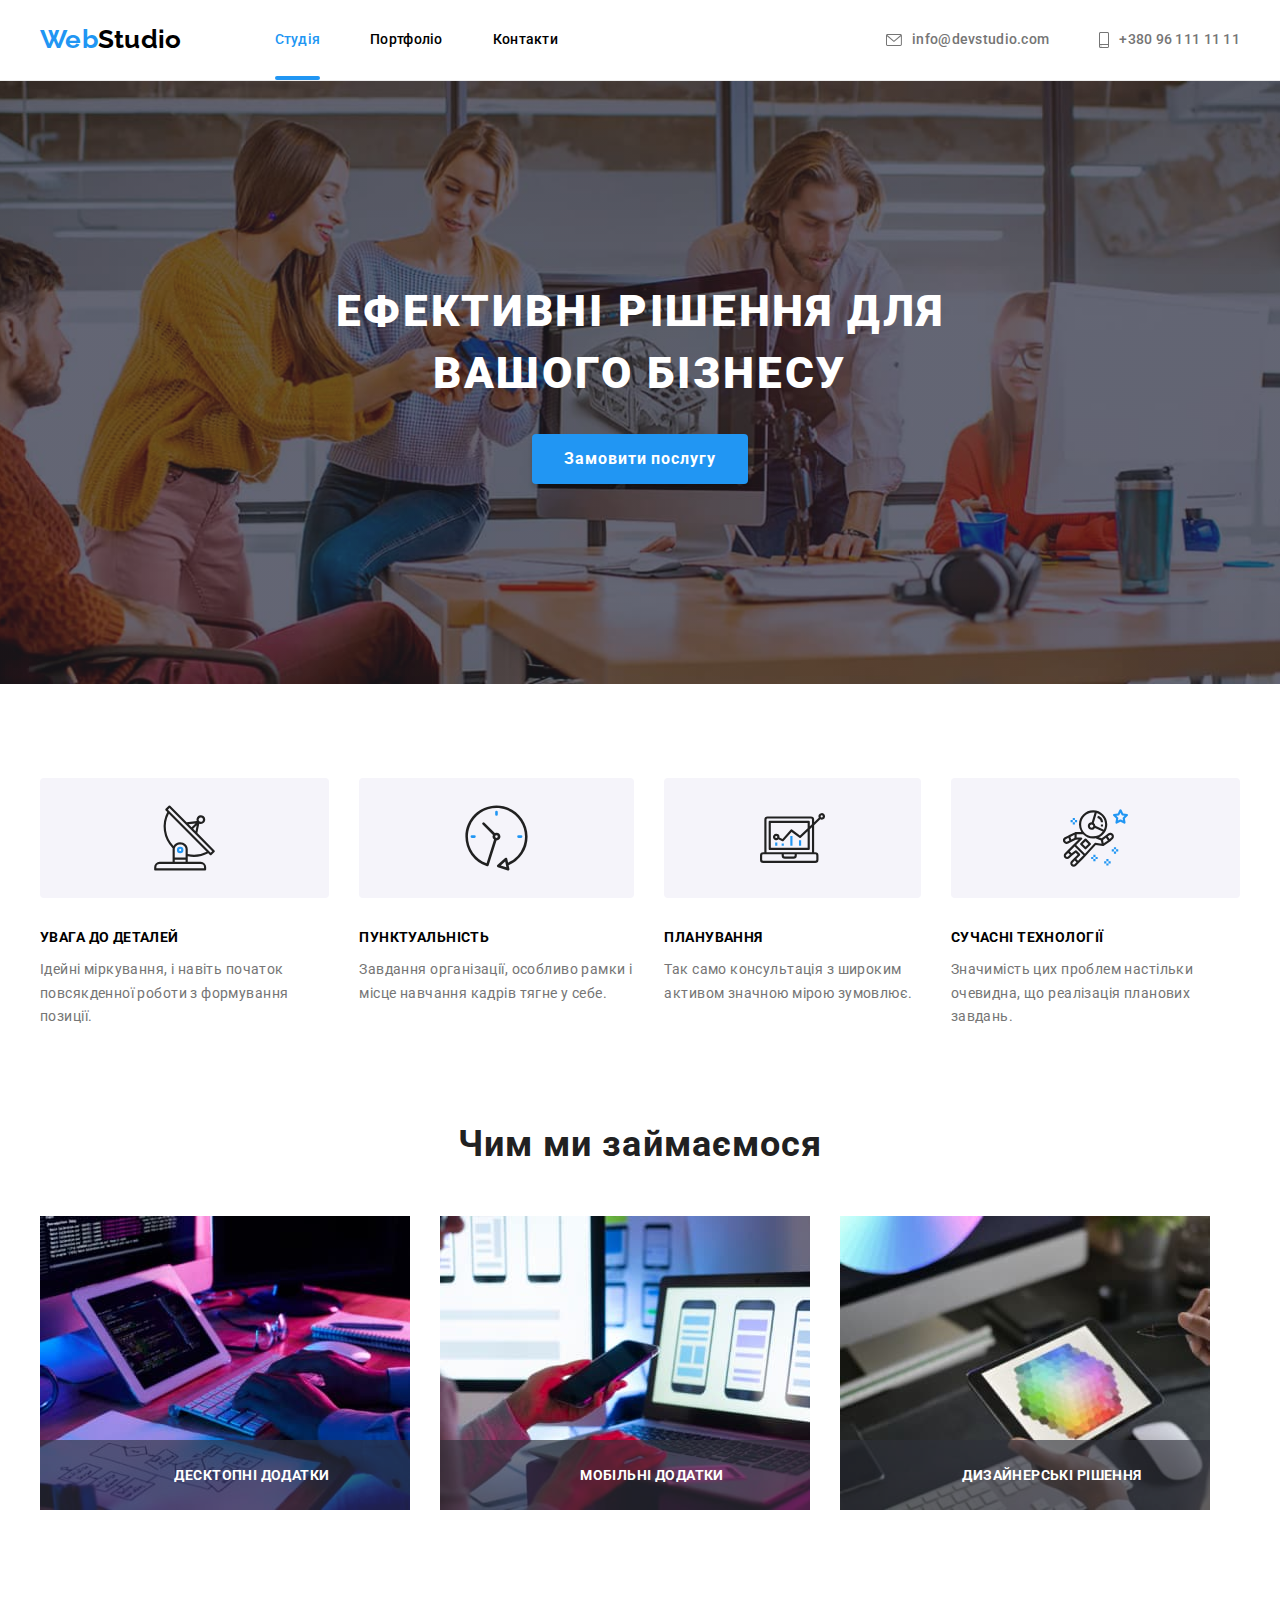
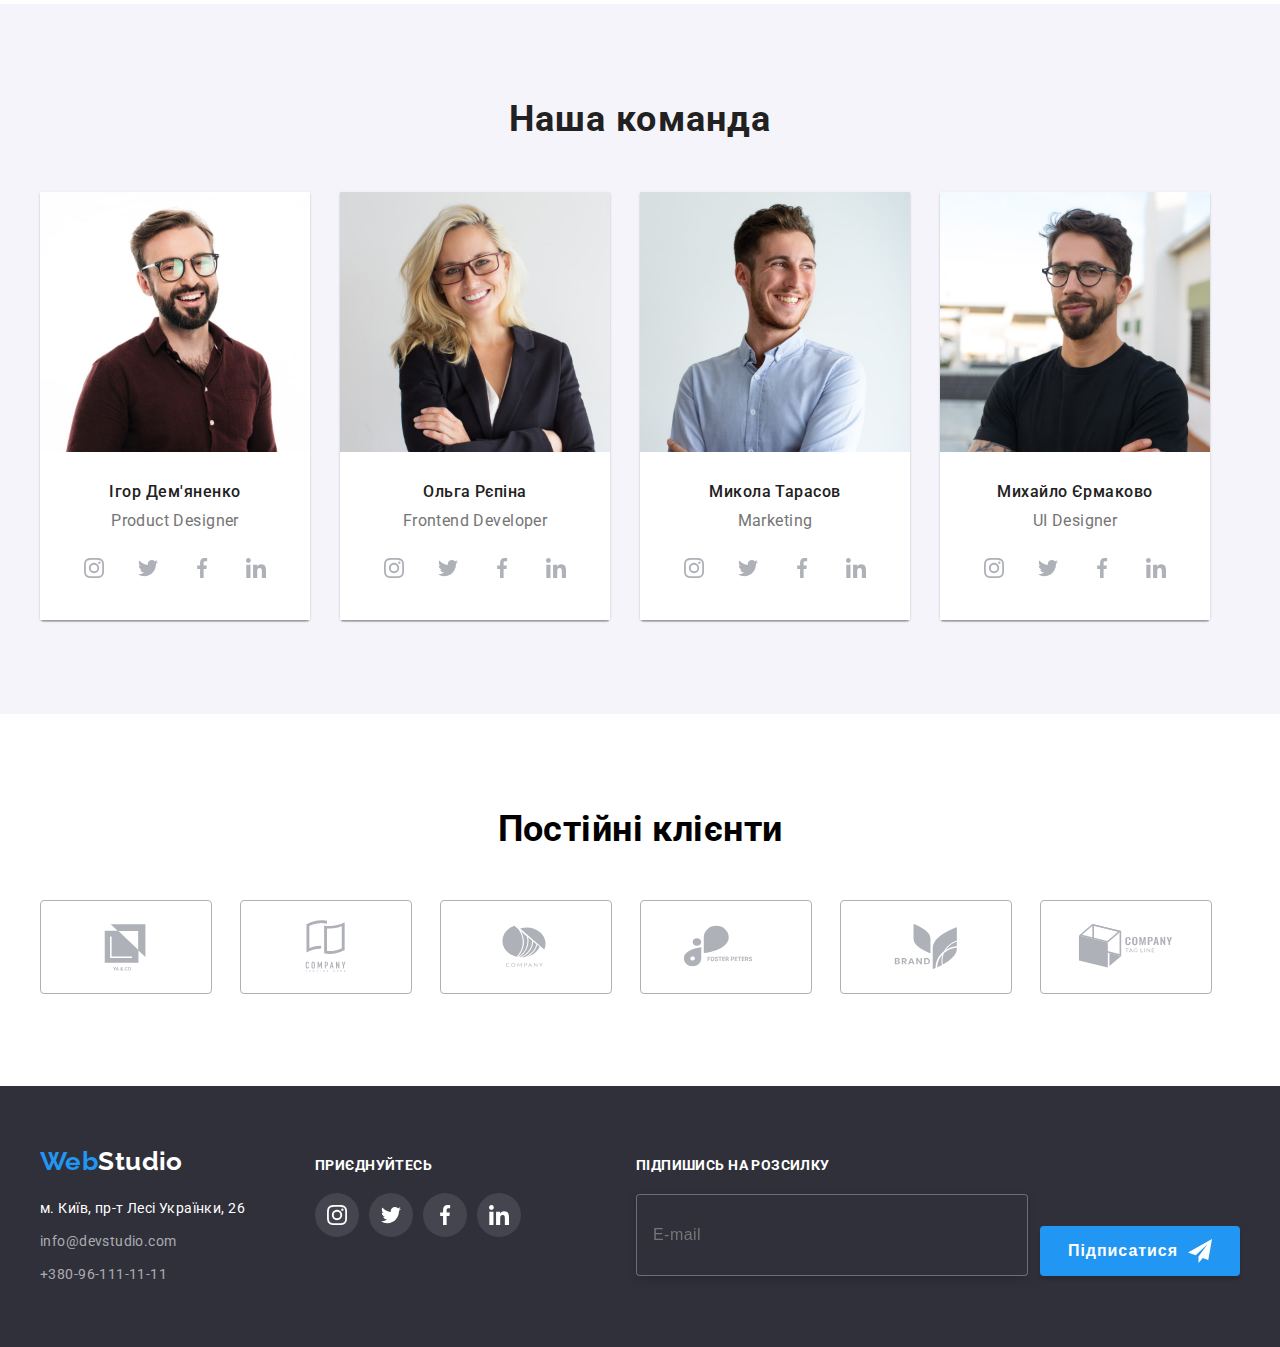
<file: index.html>
<!DOCTYPE html>
<html lang="uk">
  <head>
    <meta charset="UTF-8" />
    <meta http-equiv="X-UA-Compatible" content="IE=edge" />
    <meta name="viewport" content="width=device-width, initial-scale=1.0" />
    <title>Студія</title>
    <link
      rel="stylesheet"
      href="https://cdnjs.cloudflare.com/ajax/libs/modern-normalize/1.1.0/modern-normalize.min.css"
      integrity="sha512-wpPYUAdjBVSE4KJnH1VR1HeZfpl1ub8YT/NKx4PuQ5NmX2tKuGu6U/JRp5y+Y8XG2tV+wKQpNHVUX03MfMFn9Q=="
      crossorigin="anonymous"
      referrerpolicy="no-referrer"
    />
    <link
      href="https://fonts.googleapis.com/css2?family=Raleway:wght@700&family=Roboto:wght@400;500;700;900&display=swap"
      rel="stylesheet"
    />
    <link rel="stylesheet" href="css/styles.css" />
  </head>

  <body class="body">
    <header class="header">
      <!--Верхня лінія-->
      <div class="container">
        <nav>
          <a class="header-company-name-link" href="index.html" target="_self">
            <span class="company-name-blue company-name">Web</span
            ><span class="company-name">Studio</span>
          </a>
          <ul class="nav-links">
            <li>
              <a
                class="black-links link current-page-link"
                href="index.html"
                target="_self"
                >Студія</a
              >
            </li>
            <li>
              <a class="black-links link" href="portfolio.html" target="_self"
                >Портфоліо</a
              >
            </li>
            <li>
              <a class="black-links link" href="#" target="_self">Контакти</a>
            </li>
          </ul>
        </nav>
        <ul class="tel-email">
          <li>
            <a class="gray-links link email" href="mailto:info@devstudio.com">
              <svg class="icon-envelope">
                <use
                  href="./images/symbol-defs.svg#.iconenvelope"
                  width="16px"
                  height="12px"
                ></use>
              </svg>
              info@devstudio.com</a
            >
          </li>
          <li>
            <a class="gray-links link" href="tel:+380961111111">
              <svg class="icon-smartphone">
                <use
                  href="./images/symbol-defs.svg#.iconsmartphone"
                  width="10px"
                  height="16px"
                ></use>
              </svg>
              +380 96 111 11 11</a
            >
          </li>
        </ul>
      </div>
    </header>
    <main>
      <!--Шапка-->
      <section class="hero">
        <div class="container">
          <h1 class="main-title">Ефективні рішення для вашого бізнесу</h1>
          <button data-modal-open type="button" class="button-studio">
            Замовити послугу
          </button>
        </div>
      </section>
      <!--Наші особливості-->
      <section class="section advantages-section">
        <div class="container">
          <h2 class="to-hide">залишити пустим?</h2>
          <ul class="advantages-list">
            <li>
              <div class="icons-advantages-block">
                <svg class="icons-advantages_1">
                  <use href="./images/symbol-defs.svg#.iconantenna"></use>
                </svg>
              </div>
              <h3 class="advantages-main">УВАГА ДО ДЕТАЛЕЙ</h3>
              <p class="advantages-description">
                Ідейні міркування, і навіть початок повсякденної роботи з
                формування позиції.
              </p>
            </li>
            <li>
              <div class="icons-advantages-block">
                <svg class="icons-advantages_2">
                  <use href="./images/symbol-defs.svg#.iconclock"></use>
                </svg>
              </div>
              <h3 class="advantages-main">ПУНКТУАЛЬНІСТЬ</h3>
              <p class="advantages-description">
                Завдання організації, особливо рамки і місце навчання кадрів
                тягне у себе.
              </p>
            </li>
            <li>
              <div class="icons-advantages-block">
                <svg class="icons-advantages_3">
                  <use href="./images/symbol-defs.svg#.icondiagram"></use>
                </svg>
              </div>
              <h3 class="advantages-main">ПЛАНУВАННЯ</h3>
              <p class="advantages-description">
                Так само консультація з широким активом значною мірою зумовлює.
              </p>
            </li>
            <li>
              <div class="icons-advantages-block">
                <svg class="icons-advantages_4">
                  <use href="./images/symbol-defs.svg#.iconastronaut"></use>
                </svg>
              </div>
              <h3 class="advantages-main">СУЧАСНІ ТЕХНОЛОГІЇ</h3>
              <p class="advantages-description">
                Значимість цих проблем настільки очевидна, що реалізація
                планових завдань.
              </p>
            </li>
          </ul>
        </div>
      </section>
      <!--Чим ми займаємось-->
      <section class="section section-work">
        <div class="container">
          <h2 class="section-work-title">Чим ми займаємося</h2>
          <ul class="work-list">
            <li class="work-list-thumb">
              <img
                src="./images/computer_1p.jpg"
                alt="work with computer"
                width="370"
                height="294"
              />
              <div class="section-work-name">ДЕСКТОПНІ ДОДАТКИ</div>
            </li>
            <li class="work-list-thumb">
              <img
                src="./images/telephon_1p.jpg"
                alt="work with mobile phone"
                width="370"
                height="294"
              />
              <div class="section-work-name">МОБІЛЬНІ ДОДАТКИ</div>
            </li>
            <li class="work-list-thumb">
              <img
                src="./images/desktop_1p.jpg"
                alt="work with desktop"
                width="370"
                height="294"
              />
              <div class="section-work-name">ДИЗАЙНЕРСЬКІ РІШЕННЯ</div>
            </li>
          </ul>
        </div>
      </section>

      <!--Наша команда-->

      <section class="section saction-team">
        <div class="container">
          <h2 class="section-work-title">Наша команда</h2>
          <ul class="team-list">
            <li class="card">
              <img
                src="./images/member1_1p.jpg"
                alt="photo of team member"
                width="270"
                height="260"
              />
              <div class="team-list-description">
                <h3 class="team-member-name">Ігор Дем'яненко</h3>
                <p class="team-member-position">Product Designer</p>
                <ul class="social-links-list">
                  <li>
                    <a class="social-link" href="#">
                      <svg class="social-link-icon">
                        <use
                          href="./images/symbol-defs.svg#.iconinstagram"
                        ></use>
                      </svg>
                    </a>
                  </li>
                  <li>
                    <a class="social-link" href="#">
                      <svg class="social-link-icon">
                        <use href="./images/symbol-defs.svg#.icontwitter"></use>
                      </svg>
                    </a>
                  </li>
                  <li>
                    <a class="social-link" href="#">
                      <svg class="social-link-icon">
                        <use
                          href="./images/symbol-defs.svg#.iconfacebook"
                        ></use>
                      </svg>
                    </a>
                  </li>
                  <li>
                    <a class="social-link" href="#">
                      <svg class="social-link-icon">
                        <use
                          href="./images/symbol-defs.svg#.iconlinkedin"
                        ></use>
                      </svg>
                    </a>
                  </li>
                </ul>
              </div>
            </li>
            <li class="card">
              <img
                src="./images/member2_1p.jpg"
                alt="photo of team member"
                width="270"
                height="260"
              />
              <div class="team-list-description">
                <h3 class="team-member-name">Ольга Рєпіна</h3>
                <p class="team-member-position">Frontend Developer</p>
                <ul class="social-links-list">
                  <li>
                    <a class="social-link" href="#">
                      <svg class="social-link-icon">
                        <use
                          href="./images/symbol-defs.svg#.iconinstagram"
                        ></use>
                      </svg>
                    </a>
                  </li>
                  <li>
                    <a class="social-link" href="#">
                      <svg class="social-link-icon">
                        <use href="./images/symbol-defs.svg#.icontwitter"></use>
                      </svg>
                    </a>
                  </li>
                  <li>
                    <a class="social-link" href="#">
                      <svg class="social-link-icon">
                        <use
                          href="./images/symbol-defs.svg#.iconfacebook"
                        ></use>
                      </svg>
                    </a>
                  </li>
                  <li>
                    <a class="social-link" href="#">
                      <svg class="social-link-icon">
                        <use
                          href="./images/symbol-defs.svg#.iconlinkedin"
                        ></use>
                      </svg>
                    </a>
                  </li>
                </ul>
              </div>
            </li>
            <li class="card">
              <img
                src="./images/member3_1p.jpg"
                alt="photo of team member"
                width="270"
                height="260"
              />
              <div class="team-list-description">
                <h3 class="team-member-name">Микола Тарасов</h3>
                <p class="team-member-position">Marketing</p>
                <ul class="social-links-list">
                  <li>
                    <a class="social-link" href="#">
                      <svg class="social-link-icon">
                        <use
                          href="./images/symbol-defs.svg#.iconinstagram"
                        ></use>
                      </svg>
                    </a>
                  </li>
                  <li>
                    <a class="social-link" href="#">
                      <svg class="social-link-icon">
                        <use href="./images/symbol-defs.svg#.icontwitter"></use>
                      </svg>
                    </a>
                  </li>
                  <li>
                    <a class="social-link" href="#">
                      <svg class="social-link-icon">
                        <use
                          href="./images/symbol-defs.svg#.iconfacebook"
                        ></use>
                      </svg>
                    </a>
                  </li>
                  <li>
                    <a class="social-link" href="#">
                      <svg class="social-link-icon">
                        <use
                          href="./images/symbol-defs.svg#.iconlinkedin"
                        ></use>
                      </svg>
                    </a>
                  </li>
                </ul>
              </div>
            </li>
            <li class="card">
              <img
                src="./images/member4_1p.jpg"
                alt="photo of team member"
                width="270"
                height="260"
              />
              <div class="team-list-description">
                <h3 class="team-member-name">Михайло Єрмаково</h3>
                <p class="team-member-position">UI Designer</p>
                <ul class="social-links-list">
                  <li>
                    <a class="social-link" href="#">
                      <svg class="social-link-icon">
                        <use
                          href="./images/symbol-defs.svg#.iconinstagram"
                        ></use>
                      </svg>
                    </a>
                  </li>
                  <li>
                    <a class="social-link" href="#">
                      <svg class="social-link-icon">
                        <use href="./images/symbol-defs.svg#.icontwitter"></use>
                      </svg>
                    </a>
                  </li>
                  <li>
                    <a class="social-link" href="#">
                      <svg class="social-link-icon">
                        <use
                          href="./images/symbol-defs.svg#.iconfacebook"
                        ></use>
                      </svg>
                    </a>
                  </li>
                  <li>
                    <a class="social-link" href="#">
                      <svg class="social-link-icon">
                        <use
                          href="./images/symbol-defs.svg#.iconlinkedin"
                        ></use>
                      </svg>
                    </a>
                  </li>
                </ul>
              </div>
            </li>
          </ul>
        </div>
      </section>

      <!--Постійні клієнти-->

      <section class="section-clients">
        <h2 class="section-client-title">Постійні клієнти</h2>
        <ul class="client-list container">
          <li class="client-list-item">
            <a class="client-link" href="#">
              <svg class="client-image">
                <use href="./images/symbol-defs.svg#.iconLogo1"></use>
              </svg>
            </a>
          </li>
          <li class="client-list-item">
            <a class="client-link" href="#">
              <svg class="client-image">
                <use href="./images/symbol-defs.svg#.iconLogo2"></use>
              </svg>
            </a>
          </li>
          <li class="client-list-item">
            <a class="client-link" href="#">
              <svg class="client-image">
                <use href="./images/symbol-defs.svg#.iconLogo3"></use>
              </svg>
            </a>
          </li>
          <li class="client-list-item">
            <a class="client-link" href="#">
              <svg class="client-image">
                <use href="./images/symbol-defs.svg#.iconLogo4"></use>
              </svg>
            </a>
          </li>
          <li class="client-list-item">
            <a class="client-link" href="#">
              <svg class="client-image">
                <use href="./images/symbol-defs.svg#.iconLogo5"></use>
              </svg>
            </a>
          </li>
          <li class="client-list-item">
            <a class="client-link" href="#">
              <svg class="client-image">
                <use href="./images/symbol-defs.svg#.iconLogo6"></use>
              </svg>
            </a>
          </li>
        </ul>
      </section>
    </main>
    <!--Підвал-->
    <footer class="footer">
      <div class="container">
        <div class="address-container">
          <a class="company-name" href="index.html" target="_blank">
            <span class="company-name-blue">Web</span><span>Studio</span>
          </a>
          <address class="address-block">
            <ul>
              <li class="address-list-item">
                <a
                  class="link address"
                  href="https://www.google.com/maps/d/viewer?mid=10uSM3H-mIU3GznYo2szRIEphczw&hl=en_US&ll=50.42732700000001%2C30.538092&z=17"
                  target="_blank"
                  rel="noopener noreferrer"
                >
                  м. Київ, пр-т Лесі Українки, 26
                </a>
              </li>
              <li class="address-list-item">
                <a class="email link" href="mailto:info@devstudio.com">
                  info@devstudio.com</a
                >
              </li>
              <li class="address-list-item">
                <a class="tel link" href="tel:+380961111111">
                  +380-96-111-11-11</a
                >
              </li>
            </ul>
          </address>
        </div>
        <div class="invite-container">
          <p>ПРИЄДНУЙТЕСЬ</p>
          <ul class="social-links-list">
            <li>
              <a class="social-link" href="#">
                <svg class="social-link-icon">
                  <use href="./images/symbol-defs.svg#.iconinstagram"></use>
                </svg>
              </a>
            </li>
            <li>
              <a class="social-link" href="#">
                <svg class="social-link-icon">
                  <use href="./images/symbol-defs.svg#.icontwitter"></use>
                </svg>
              </a>
            </li>
            <li>
              <a class="social-link" href="#">
                <svg class="social-link-icon">
                  <use href="./images/symbol-defs.svg#.iconfacebook"></use>
                </svg>
              </a>
            </li>
            <li>
              <a class="social-link" href="#">
                <svg class="social-link-icon">
                  <use href="./images/symbol-defs.svg#.iconlinkedin"></use>
                </svg>
              </a>
            </li>
          </ul>
        </div>

        <form class="email-input-block">
<p class="email-input-title">ПІДПИШИСЬ НА РОЗСИЛКУ</p>
<div>
<label class="footter-label">
<input class="email-input-field" type="email" placeholder="E-mail">
</label>
<button class="email-input-btn">Підписатися
  <svg class="email-input-btn-icon">
    <use href="./images/icons.svg#icon-icon-send"></use>
  </svg>
</button>
</div>
</form>
      </div>
    </footer>

   <!--MODAL WINDOW-->

   <div data-modal class="backdrop is-hidden">
    <div class="modal-window">
      <button data-modal-close type="button" class="close-button">
        <svg class="close-button__icon">
          <use href="./images/symbol-defs.svg#.iconclose-black-button"></use>
        </svg>
      </button>
    
     <form class="signup-form" name="signup_form" autocomplete="on" novalidate>
      <p class="signup-form__title">Залиште свої дані, ми вам передзвонимо</p>

        <label class="imput-block">
          <span class="imput-block__name" >Імя</span>
        <input type="text" class="imput-block__window" name="user_name" />
        <svg class="imput-block__icon">
          <use href="./images/icons.svg#icon-person-black-18dp-1">
          </use>
        </svg>
      </label>

        <label class="imput-block">
          <span class="imput-block__name">Телефон</span>
        <input type="tel" class="imput-block__window" name="tel_number" />
        <svg class="imput-block__icon">
          <use href="./images/icons.svg#icon-phone-black-18dp-1">
          </use>
        </svg>
      </label>

        <label class="imput-block">
          <span class="imput-block__name">Пошта</span>
        <input type="email" class="imput-block__window" name="user_email" />
        <svg class="imput-block__icon">
          <use href="./images/icons.svg#icon-email-black-18dp-1">
          </use>
        </svg>
      </label>

        <label class="imput-block">
          <span class="imput-block__name">Коментар</span>
        <textarea class="imput-block__window imput-block__window--comment" name="text" placeholder="Введіть текст" ></textarea>
        </label>

          <label class="checkbox-block">
            <input class="checkbox-block__original" type="checkbox">
            <span class="checkbox-block__special"></span>
            <span class="checkbox-block__text">Погоджуюся з розсилкою та приймаю
            <a href="#" class="checkbox-block__vector">Умови договору</a></span>
          </label>

        <button class="submit-button" type="submit">Відправити</button>
      </form>
    </div>
  </div>
  <script src="./js/modal.js"></script>
</body>
</html>
</file>
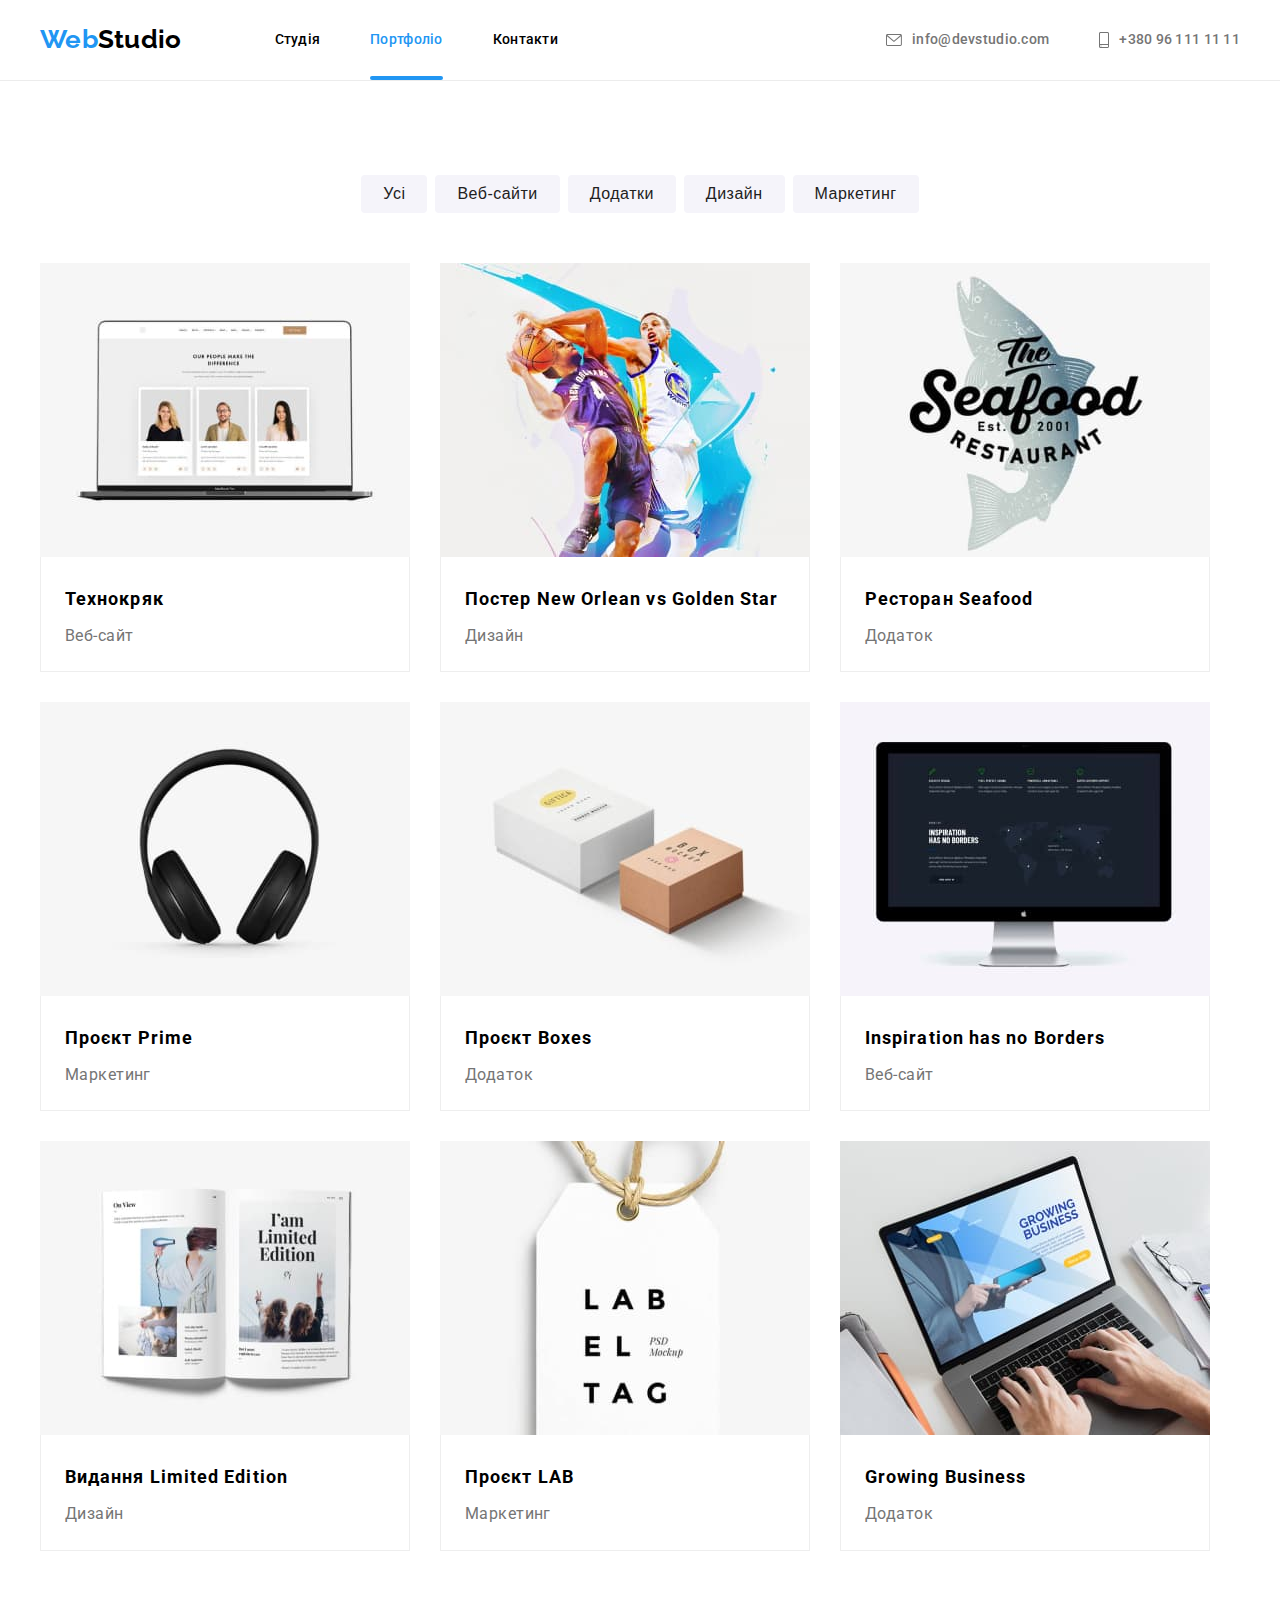
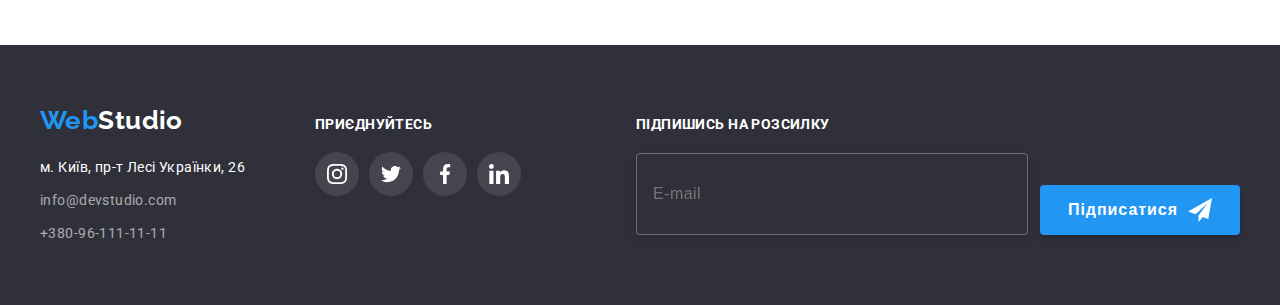
<file: portfolio.html>
<!DOCTYPE html>
<html lang="uk">
  <head>
    <meta charset="UTF-8" />
    <meta http-equiv="X-UA-Compatible" content="IE=edge" />
    <meta name="viewport" content="width=device-width, initial-scale=1.0" />
    <title>Document</title>
    <link
      rel="stylesheet"
      href="https://cdnjs.cloudflare.com/ajax/libs/modern-normalize/1.1.0/modern-normalize.min.css"
      integrity="sha512-wpPYUAdjBVSE4KJnH1VR1HeZfpl1ub8YT/NKx4PuQ5NmX2tKuGu6U/JRp5y+Y8XG2tV+wKQpNHVUX03MfMFn9Q=="
      crossorigin="anonymous"
      referrerpolicy="no-referrer"
    />
    <link
      href="https://fonts.googleapis.com/css2?family=Raleway:wght@700&family=Roboto:wght@400;500;700;900&display=swap"
      rel="stylesheet"
    />
    <link rel="stylesheet" href="css/styles.css" />
  </head>

  <body class="body">
    <header class="header">
      <!--Верхня лінія-->
      <div class="container">
        <nav>
          <a class="header-company-name-link" href="index.html" target="_self">
            <span class="company-name-blue company-name">Web</span
            ><span class="company-name">Studio</span>
          </a>
          <ul class="nav-links">
            <li>
              <a class="black-links link" href="index.html" target="_self"
                >Студія</a
              >
            </li>
            <li>
              <a
                class="black-links link current-page-link"
                href="portfolio.html"
                target="_self"
                >Портфоліо</a
              >
            </li>
            <li>
              <a class="black-links link" href="#" target="_self">Контакти</a>
            </li>
          </ul>
        </nav>
        <ul class="tel-email">
          <li>
            <a class="gray-links link email" href="mailto:info@devstudio.com">
              <svg class="icon-envelope">
                <use href="./images/symbol-defs.svg#.iconenvelope"></use>
              </svg>
              info@devstudio.com</a
            >
          </li>
          <li>
            <a class="gray-links link" href="tel:+380961111111">
              <svg class="icon-smartphone">
                <use href="./images/symbol-defs.svg#.iconsmartphone"></use>
              </svg>
              +380 96 111 11 11</a
            >
          </li>
        </ul>
      </div>
    </header>
    <main>
      <section class="section-portfolio">
        <h1 class="to-hide">проекти</h1>
        <ul class="buttons-portfolio-list">
          <li>
            <button class="button-porftolio" type="button">Усі</button>
          </li>
          <li>
            <button class="button-porftolio" type="button">Веб-сайти</button>
          </li>
          <li>
            <button class="button-porftolio" type="button">Додатки</button>
          </li>
          <li>
            <button class="button-porftolio" type="button">Дизайн</button>
          </li>
          <li>
            <button class="button-porftolio" type="button">Маркетинг</button>
          </li>
        </ul>

        <div class="container">
          <ul class="project-list">
            <li>
              <a href="#">
                <div class="project-list-thumb">
                  <div class="project-list-text">
                    Ресурс пропонує комплексні пропозиції з різним рівнем
                    функціоналу та сервісів. Все це дозволить відвідувачу
                    отримати вичерпні відомості про компанію чи приватну особу.
                  </div>
                  <img
                    src="images/project_1.jpg"
                    alt="picture1"
                    width="370"
                    height="294"
                  />
                </div>
                <div class="project-list-description">
                  <h2 class="projects-name">Технокряк</h2>
                  <p class="projects-type">Веб-сайт</p>
                </div>
              </a>
            </li>
            <li>
              <a href="#">
                <div class="project-list-thumb">
                  <div class="project-list-text">
                    Ресурс пропонує комплексні пропозиції з різним рівнем
                    функціоналу та сервісів. Все це дозволить відвідувачу
                    отримати вичерпні відомості про компанію чи приватну особу.
                  </div>
                  <img
                    src="images/project_2.jpg"
                    alt="picture2"
                    width="370"
                    height="294"
                  />
                </div>
                <div class="project-list-description">
                  <h2 class="projects-name">
                    Постер New Orlean vs Golden Star
                  </h2>
                  <p class="projects-type">Дизайн</p>
                </div>
              </a>
            </li>
            <li>
              <a href="#">
                <div class="project-list-thumb">
                  <div class="project-list-text">
                    Ресурс пропонує комплексні пропозиції з різним рівнем
                    функціоналу та сервісів. Все це дозволить відвідувачу
                    отримати вичерпні відомості про компанію чи приватну особу.
                  </div>
                  <img
                    src="images/project_3.jpg"
                    alt="picture3"
                    width="370"
                    height="294"
                  />
                </div>
                <div class="project-list-description">
                  <h2 class="projects-name">Ресторан Seafood</h2>
                  <p class="projects-type">Додаток</p>
                </div>
              </a>
            </li>
            <li>
              <a href="#">
                <div class="project-list-thumb">
                  <div class="project-list-text">
                    Ресурс пропонує комплексні пропозиції з різним рівнем
                    функціоналу та сервісів. Все це дозволить відвідувачу
                    отримати вичерпні відомості про компанію чи приватну особу.
                  </div>
                  <img
                    src="images/project_4.jpg"
                    alt="picture4"
                    width="370"
                    height="294"
                  />
                </div>
                <div class="project-list-description">
                  <h2 class="projects-name">Проєкт Prime</h2>
                  <p class="projects-type">Маркетинг</p>
                </div>
              </a>
            </li>
            <li>
              <a href="#">
                <div class="project-list-thumb">
                  <div class="project-list-text">
                    Ресурс пропонує комплексні пропозиції з різним рівнем
                    функціоналу та сервісів. Все це дозволить відвідувачу
                    отримати вичерпні відомості про компанію чи приватну особу.
                  </div>
                  <img
                    src="images/project_5.jpg"
                    alt="picture5"
                    width="370"
                    height="294"
                  />
                </div>
                <div class="project-list-description">
                  <h2 class="projects-name">Проєкт Boxes</h2>
                  <p class="projects-type">Додаток</p>
                </div>
              </a>
            </li>
            <li>
              <a href="#">
                <div class="project-list-thumb">
                  <div class="project-list-text">
                    Ресурс пропонує комплексні пропозиції з різним рівнем
                    функціоналу та сервісів. Все це дозволить відвідувачу
                    отримати вичерпні відомості про компанію чи приватну особу.
                  </div>
                  <img
                    src="images/project_6.jpg"
                    alt="picture6"
                    width="370"
                    height="294"
                  />
                </div>
                <div class="project-list-description">
                  <h2 class="projects-name">Inspiration has no Borders</h2>
                  <p class="projects-type">Веб-сайт</p>
                </div>
              </a>
            </li>
            <li>
              <a href="#">
                <div class="project-list-thumb">
                  <div class="project-list-text">
                    Ресурс пропонує комплексні пропозиції з різним рівнем
                    функціоналу та сервісів. Все це дозволить відвідувачу
                    отримати вичерпні відомості про компанію чи приватну особу.
                  </div>
                  <img
                    src="images/project_7.jpg"
                    alt="picture7"
                    width="370"
                    height="294"
                  />
                </div>
                <div class="project-list-description">
                  <h2 class="projects-name">Видання Limited Edition</h2>
                  <p class="projects-type">Дизайн</p>
                </div>
              </a>
            </li>
            <li>
              <a href="#">
                <div class="project-list-thumb">
                  <div class="project-list-text">
                    Ресурс пропонує комплексні пропозиції з різним рівнем
                    функціоналу та сервісів. Все це дозволить відвідувачу
                    отримати вичерпні відомості про компанію чи приватну особу.
                  </div>

                  <img
                    src="images/project_8.jpg"
                    alt="picture8"
                    width="370"
                    height="294"
                  />
                </div>
                <div class="project-list-description">
                  <h2 class="projects-name">Проєкт LAB</h2>
                  <p class="projects-type">Маркетинг</p>
                </div>
              </a>
            </li>
            <li>
              <a href="#">
                <div class="project-list-thumb">
                  <div class="project-list-text">
                    Ресурс пропонує комплексні пропозиції з різним рівнем
                    функціоналу та сервісів. Все це дозволить відвідувачу
                    отримати вичерпні відомості про компанію чи приватну особу.
                  </div>
                  <img
                    src="images/project_9.jpg"
                    alt="picture9"
                    width="370"
                    height="294"
                  />
                </div>
                <div class="project-list-description">
                  <h2 class="projects-name">Growing Business</h2>
                  <p class="projects-type">Додаток</p>
                </div>
              </a>
            </li>
          </ul>
        </div>
      </section>
    </main>
    <footer class="footer">
      <div class="container">
        <div class="address-container">
          <a class="company-name" href="index.html" target="_blank">
            <span class="company-name-blue">Web</span><span>Studio</span>
          </a>
          <address class="address-block">
            <ul>
              <li class="address-list-item">
                <a
                  class="link address"
                  href="https://www.google.com/maps/d/viewer?mid=10uSM3H-mIU3GznYo2szRIEphczw&hl=en_US&ll=50.42732700000001%2C30.538092&z=17"
                  target="_blank"
                  rel="noopener noreferrer"
                >
                  м. Київ, пр-т Лесі Українки, 26
                </a>
              </li>
              <li class="address-list-item">
                <a class="email link" href="mailto:info@devstudio.com">
                  info@devstudio.com</a
                >
              </li>
              <li class="address-list-item">
                <a class="tel link" href="tel:+380961111111">
                  +380-96-111-11-11</a
                >
              </li>
            </ul>
          </address>
        </div>
        <div class="invite-container">
          <p>ПРИЄДНУЙТЕСЬ</p>
          <ul class="social-links-list">
            <li>
              <a class="social-link" href="#">
                <svg class="social-link-icon">
                  <use href="./images/symbol-defs.svg#.iconinstagram"></use>
                </svg>
              </a>
            </li>
            <li>
              <a class="social-link" href="#">
                <svg class="social-link-icon">
                  <use href="./images/symbol-defs.svg#.icontwitter"></use>
                </svg>
              </a>
            </li>
            <li>
              <a class="social-link" href="#">
                <svg class="social-link-icon">
                  <use href="./images/symbol-defs.svg#.iconfacebook"></use>
                </svg>
              </a>
            </li>
            <li>
              <a class="social-link" href="#">
                <svg class="social-link-icon">
                  <use href="./images/symbol-defs.svg#.iconlinkedin"></use>
                </svg>
              </a>
            </li>
          </ul>
        </div>
        <form class="email-input-block">
          <p class="email-input-title">ПІДПИШИСЬ НА РОЗСИЛКУ</p>
          <div>
          <label class="footter-label">
          <input class="email-input-field" type="email" placeholder="E-mail">
          </label>
          <button class="email-input-btn">Підписатися
            <svg class="email-input-btn-icon">
              <use href="./images/icons.svg#icon-icon-send"></use>
            </svg>
          </button>
          </div>
                  <form>
      </div>
    </footer>
  </body>
</html>
</file>
<file: css/styles.css>
:root {
  --color-mainBlue: #2196f3;
  --color-mainBlack: #000000;
  --color-lightGray: #757575;
  --color-darckGray: #2f303a;
  --color-mainWhite: #ffffff;
  --color-veryDark: #212121;
  --color-greatLight: #eeeeee;
  --color-ghostWhite: #f5f4fa;
  --color-ghostWhite1: #ececec;
  --color-middleGrey: #afb1b8;
  --color-ghostWhite2: #f5f5f5;
}
.body {
  margin: 0;

  font-family: "Roboto", sans-serif;
  color: var(--color-mainBlack);
  font-size: 14px;
  letter-spacing: 0.03em;
}
img {
  display: block;
}
h1,
h2,
h3,
h4,
h5,
h6,
p {
  margin: 0;
}
a {
  color: var(--color-mainBlack);
  text-decoration: none;
}
ul {
  padding-left: 0;
  margin-top: 0;
  margin-bottom: 0;

  list-style-type: none;
}

/* SECTION HEADER */

.container {
  width: 1200px;
  padding-left: 15px;
  padding-right: 15px;
  margin-right: auto;
  margin-left: auto;
}
.header .container {
  display: flex;
  height: 80px;
}
.company-name {
  font-family: "Raleway";
  font-weight: 700;
  font-size: 26px;
  line-height: 1.2;
}
.company-name-blue {
  color: var(--color-mainBlue);
}
nav {
  display: flex;

  font-weight: 500;
  font-size: 14px;

  line-height: 1.1;
  letter-spacing: 0.02em;
}
.gray-links {
  color: var(--color-lightGray);
}
.header-company-name-link {
  padding-top: 24px;
  padding-bottom: 25px;
}
.current-page-link {
  color: var(--color-mainBlue);
}
.nav-links {
  display: flex;
  align-items: center;

  margin-left: 93px;
}
.nav-links li:nth-child(2),
.nav-links li:nth-child(3) {
  margin-left: 50px;
}
.nav-links li {
  position: relative;
}
.nav-links li a {
  padding-top: 32px;
  padding-bottom: 32px;
}
.link {
  transition-property: color;
  transition-duration: 250ms;
  transition-timing-function: cubic-bezier(0.4, 0, 0.2, 1);
}
.current-page-link {
  position: relative;

  overflow: hidden;
}
.current-page-link::after {
  position: absolute;
  bottom: -1px;
  left: 0;

  content: "";
  display: inline-block;
  width: 100%;
  height: 4px;

  background-color: var(--color-mainBlue);
  border-radius: 2px;
}
.tel-email {
  display: flex;

  margin-left: auto;

  font-weight: 500;
  font-size: 14px;
  line-height: 1.1;
  letter-spacing: 0.02em;
}
.tel-email li a {
  display: flex;
  align-items: center;

  padding: 32px 0;
}
.tel-email li:nth-child(2) {
  margin-left: 50px;
}
.link:hover {
  color: var(--color-mainBlue);
}
.link:focus {
  color: var(--color-mainBlue);
}
.to-hide {
  position: absolute;
  width: 1px;
  height: 1px;
  margin: -1px;
  border: 0;
  padding: 0;

  white-space: nowrap;
  clip-path: inset(100%);
  clip: rect(0 0 0 0);
  overflow: hidden;
}
.icon-smartphone {
  display: inline-block;

  width: 10px;
  height: 16px;
  margin-right: 10px;

  fill: currentColor;
}
.icon-envelope {
  display: inline-block;

  width: 16px;
  height: 12px;
  margin-right: 10px;

  fill: currentColor;
}

/* SECTION HERO */

.hero {
  max-width: 1600px;
  margin-left: auto;
  margin-right: auto;
  padding-top: 200px;
  padding-bottom: 200px;

  background-color: var(--color-darckGray);
  color: var(--color-mainWhite);
  background-image: linear-gradient(
      to right,
      rgba(47, 48, 58, 0.4),
      rgba(47, 48, 58, 0.4)
    ),
    url(../images/team.jpg);
  background-size: cover;
  background-repeat: no-repeat;
  background-position: center;
  border-top: 1px solid var(--color-ghostWhite1);
}
.hero .container {
  text-align: center;
}
.advantages-description {
  color: var(--color-lightGray);
}
.main-title {
  max-width: 696px;
  margin-left: auto;
  margin-right: auto;

  font-weight: 900;
  font-size: 44px;
  line-height: 1.4;
  color: var(--color-mainWhite);
  letter-spacing: 0.06em;
  text-transform: uppercase;
}
.button-studio {
  width: 216px;
  height: 50px;
  margin-top: 30px;

  font-family: "Roboto";
  font-style: normal;
  font-weight: 700;
  font-size: 16px;
  line-height: 1.9;
  letter-spacing: 0.06em;
  cursor: pointer;
  border: none;
  background: var(--color-mainBlue);
  box-shadow: 0px 4px 4px rgba(0, 0, 0, 0.15);
  border-radius: 4px;
  color: var(--color-mainWhite);
}
.advantages-section {
  padding-top: 94px;
  padding-bottom: 94px;
}
.advantages-list {
  display: flex;

  gap: 30px;
}
.advantages-main {
  font-weight: 700;
  font-size: 14px;
  line-height: 1.4;
  letter-spacing: 0.03em;
  margin-bottom: 10px;
}
.advantages-description {
  font-size: 14px;
  line-height: 1.7;
  color: var(--color-lightGray);
}
.icons-advantages-block {
  display: flex;
  justify-content: center;
  align-items: center;

  height: 120px;
  margin-bottom: 30px;

  background: var(--color-ghostWhite);
  border-radius: 4px;
}
.icons-advantages_1 {
  display: block;

  width: 65px;
  height: 70px;
}
.icons-advantages_2 {
  display: block;

  width: 65px;
  height: 70px;
}
.icons-advantages_3 {
  display: block;

  width: 65px;
  height: 70px;
}
.icons-advantages_4 {
  display: block;

  width: 65px;
  height: 70px;
}
.section-work {
  padding-bottom: 94px;
}
.work-list {
  display: flex;

  margin-top: 50px;

  gap: 30px;
}
.work-list-thumb {
  display: inline-block;
  position: relative;
}
.work-list-thumb::before {
  position: absolute;
  display: inline-block;
  content: "";

  width: 100%;
  height: 70px;
  bottom: 0;
  background-color: rgba(47, 48, 58, 0.8);
  opacity: 0.8;
}
.section-work-name {
  position: absolute;
  width: 100%;
  bottom: 0;
  padding: 27px;
  text-align: center;

  color: var(--color-mainWhite);
  font-weight: 700;
}
.work-list img {
  display: block;
}
.team-member-position {
  margin-top: 10px;
}
.team-list {
  display: flex;

  margin-top: 50px;

  gap: 30px;
}

/*Section team*/

.section-work-title {
  text-align: center;
}
.team-list-description {
  padding-top: 30px;
  padding-bottom: 30px;

  background-color: var(--color-mainWhite);
}
.card {
  box-shadow: 0px 1px 3px rgba(0, 0, 0, 0.12), 0px 1px 1px rgba(0, 0, 0, 0.14),
    0px 2px 1px rgba(0, 0, 0, 0.2);
  border-radius: 0px 0px 4px 4px;
}
.section-work-title {
  font-weight: 700;
  font-size: 36px;
  line-height: 1.2;
  letter-spacing: 0.03em;
  color: var(--color-veryDark);
}
.saction-team {
  padding-top: 94px;
  padding-bottom: 94px;

  background-color: var(--color-ghostWhite);
}
.team-member-name {
  text-align: center;

  font-weight: 500;
  font-size: 16px;
  line-height: 1.2;
  letter-spacing: 0.03em;
  color: var(--color-veryDark);
}
.team-member-position {
  text-align: center;

  font-size: 16px;
  line-height: 1.2;
  color: var(--color-lightGray);
}
.social-links-list {
  display: flex;

  margin-top: 16px;
  margin-left: 32px;
  width: 206px;
  height: 44px;

  gap: 10px;
  background-color: var(--color-mainWhite);
}
.social-links-list li {
  width: 44px;
  height: 44px;
}
.social-link {
  display: flex;
  justify-content: center;
  align-items: center;

  width: 44px;
  height: 44px;
  border-radius: 50%;

  color: var(--color-middleGrey);

  transition-property: background-color, color;
  transition-duration: 250ms;
  transition-timing-function: cubic-bezier(0.4, 0, 0.2, 1);
}
.social-link:hover,
.social-link:focus {
  background-color: var(--color-mainBlue);
  color: var(--color-mainWhite);
}
.social-link-icon {
  width: 20px;
  height: 20px;

  fill: currentColor;
}
.section-clients {
  padding-top: 94px;
  padding-bottom: 94px;
}
.section-client-title {
  margin-bottom: 50px;

  font-weight: 700;
  font-size: 36px;
  line-height: 42px;
  text-align: center;
}
.client-list {
  display: flex;

  gap: 30px;
}
.client-list-item {
  width: 170px;
  height: 92px;
}
.client-link {
  display: flex;
  justify-content: center;
  align-items: center;

  height: 100%;
  width: 100%;

  color: var(--color-middleGrey);
  border: 1px solid var(--color-middleGrey);
  border-radius: 4px;

  transition-property: color, border-color;
  transition-duration: 250ms;
  transition-timing-function: cubic-bezier(0.4, 0, 0.2, 1);
}
.client-image {
  display: block;

  width: 106px;
  height: 60px;

  fill: currentColor;
}
.client-link:hover,
.client-link:focus {
  color: var(--color-mainBlue);
  border-color: var(--color-mainBlue);
}
/*Portfolio*/

.section-portfolio {
  padding-top: 94px;
  padding-bottom: 94px;

  border-top: 1px solid var(--color-ghostWhite1);
}
.buttons-portfolio-list {
  display: flex;
  align-items: center;
  justify-content: center;
}
.button-porftolio {
  padding: 6px 22px;
  font-weight: 500;
  font-size: 16px;

  line-height: 1.6;
  text-align: center;
  letter-spacing: 0.03em;
  background-color: var(--color-ghostWhite);
  color: var(--color-veryDark);
  border-radius: 4px;
  border: none;
  cursor: pointer;

  transition-property: color, background-color, box-shadow;
  transition-duration: 250ms;
  transition-timing-function: cubic-bezier(0.4, 0, 0.2, 1);
}
.buttons-portfolio-list li:not(:last-child) {
  margin-right: 8px;
}
.button-porftolio:hover,
.button-portfolio:hover {
  color: var(--color-mainWhite);
  background-color: var(--color-mainBlue);
  box-shadow: 0px 3px 1px rgba(0, 0, 0, 0.1), 0px 1px 2px rgba(0, 0, 0, 0.08),
    0px 2px 2px rgba(0, 0, 0, 0.12);
}
.project-list {
  display: flex;
  margin-top: 50px;

  flex-wrap: wrap;
  gap: 30px;
}
.project-list img {
  display: block;

  max-width: 100%;
  height: auto;
}
.project-list-thumb {
  position: relative;
  overflow: hidden;
}
.project-list-text {
  position: absolute;
  width: 100%;
  height: 100%;
  padding: 63px 24px;
  transform: translateY(101%);

  font-size: 18px;
  line-height: 1.56;
  letter-spacing: 0.03em;
  background-color: rgba(33, 150, 243, 0.9);
  color: var(--color-mainWhite);
  opacity: 1;

  transition-property: transform, opacity;
  transition-duration: 250ms;
  transition-timing-function: cubic-bezier(0.4, 0, 0.2, 1);
}
.project-list a:hover .project-list-text,
.project-list a:focus .project-list-text {
  transform: translateY(0);
}
.project-list a:hover,
.project-list a:focus {
  box-shadow: 0px 3px 1px rgba(0, 0, 0, 0.16), 0px 1px 2px rgba(0, 0, 0, 0.06),
    0px 2px 2px rgba(0, 0, 0, 0.12);
}
.project-list a {
  display: block;

  transition-property: box-shadow;
  transition-duration: 250ms;
  transition-timing-function: cubic-bezier(0.4, 0, 0.2, 1);
}
.project-list li {
  width: 370px;
}
.project-list-description {
  padding-top: 24px;
  padding-bottom: 20px;
  padding-left: 24px;
  padding-right: 24px;

  border: 1px solid var(--color-greatLight);
  border-top: none;
}

.projects-name {
  text-align: left;

  font-weight: 700;
  font-size: 18px;
  line-height: 2;
  letter-spacing: 0.06em;
}
.projects-type {
  margin-top: 4px;
  font-size: 16px;

  line-height: 1.9;
  color: var(--color-lightGray);
}
/*Footter*/
.footer {
  padding-top: 60px;
  padding-bottom: 60px;

  background-color: var(--color-darckGray);
}
.address-block {
  margin-top: 20px;
}
.footer span:last-child {
  color: var(--color-mainWhite);
}
.address-block {
  margin-top: 20px;
}
.address {
  font-style: normal;
  font-size: 14px;
  line-height: 1.7;
  color: var(--color-mainWhite);
}
address .email,
address .tel {
  font-style: normal;
  font-size: 14px;
  line-height: 1.7;
  color: rgba(255, 255, 255, 0.6);
}
.address-list-item:nth-child(3),
.address-list-item:nth-child(2) {
  margin-top: 9px;
}
.footer .container {
  display: flex;
  align-items: baseline;
}
.invite-container {
  margin-left: 70px;
  width: 206px;
}
.invite-container p {
  margin-bottom: 20px;
  text-align: left;

  color: var(--color-mainWhite);
  font-size: 14px;
  font-weight: 700;
}
.invite-container .social-links-list {
  background-color: var(--color-darckGray);
  margin-left: 0;
}
.invite-container .social-link {
  background-color: rgba(255, 255, 255, 0.1);
}
.invite-container .social-link-icon {
  fill: var(--color-mainWhite);
}
.invite-container .social-link:hover,
.invite-container .social-link:focus {
  background-color: var(--color-mainBlue);
}
.email-input-block {
  margin-left: auto;
}
.email-input-title {
  font-weight: 700;
  font-size: 14px;
  line-height: 1.14;
  letter-spacing: 0.03em;
  margin-bottom: 20px;
  color: var(--color-mainWhite);
}
.footter-label {
  margin-right: 12px;
}
.email-input-field {
  padding: 15px 16px;
  font-weight: 400;
  border-radius: 4px;
  border: 1px solid rgba(255, 255, 255, 0.3);
  font-size: 16px;
  line-height: 1.25;
  letter-spacing: 0.03em;
  color: rgba(255, 255, 255, 0.6);
  background-color: var(--color-darckGray);
  outline: none;
}
.email-input-btn {
  display: flex;
  align-items: center;
  height: 50px;
  padding-left: 28px;
  padding-right: 28px;
  cursor: pointer;

  background-color: var(--color-mainBlue);
  box-shadow: 0px 4px 4px rgba(0, 0, 0, 0.15);
  border-radius: 4px;
  border: none;
  color: var(--color-mainWhite);

  font-weight: 700;
  font-size: 16px;
  line-height: 1.88;
  letter-spacing: 0.06em;
}
.email-input-btn-icon {
  width: 24px;
  height: 24px;
  margin-left: 10px;
}
.email-input-block > div {
  display: flex;
  justify-content: space-between;
  align-items: flex-end;
}
.email-input-block input {
  width: 358px;
  height: 50px;

  border: 1px solid rgba(255, 255, 255, 0.3);
  filter: drop-shadow(0px 4px 4px rgba(0, 0, 0, 0.15));
  border-radius: 4px;
}

/*MODAL SECTION*/

.backdrop {
  position: fixed;

  width: 100%;
  height: 100%;
  top: 0;
  left: 0;

  opacity: 1;
  background-color: rgba(0, 0, 0, 0.2);
}
.backdrop.is-hidden {
  opacity: 0;
  pointer-events: none;
}
.modal-window {
  position: absolute;
  top: 50%;
  left: 50%;
  transform: translate(-50%, -50%);
  width: 528px;
  padding: 40px;

  background-color: var(--color-mainWhite);
  border-radius: 4px;
}
.close-button {
  display: flex;
  justify-content: center;
  align-items: center;

  position: absolute;
  width: 30px;
  height: 30px;
  top: 8px;
  right: 8px;
  padding: 0;

  border: 1px solid rgba(0, 0, 0, 0.1);
  border-radius: 50%;
  background-color: var(--color-mainWhite);
  cursor: pointer;
  color: var(--color-mainBlack);
}
.close-button__icon {
  width: 18px;
  height: 18px;

  fill: currentColor;
}
.close-button:hover {
  color: var(--color-mainBlue);
}

.signup-form {
  display: flex;
  flex-direction: column;
}
.signup-form__title {
  display: block;
  text-align: center;
  margin-bottom: 12px;

  font-size: 20px;
  line-height: 1.15em;
  font-weight: 700;
}
.imput-block {
  position: relative;
  display: flex;
  flex-direction: column;

  margin-bottom: 10px;
}
.imput-block:nth-child(5){
  margin-bottom: 20px;
}
.imput-block__name {
  font-size: 12px;
  line-height: 1.17em;
  letter-spacing: 0.01em;
  color: var(--color-lightGray);
  margin-bottom: 4px;
}
.imput-block__window {
  display: block;
  height: 40px;
  width: 100%;
  height: 40px;
  padding-left: 42px;

  border: 1px solid rgba(33, 33, 33, 0.2);
  border-radius: 4px;
  outline: none;
}
.imput-block__icon {
  position: absolute;
  width: 18px;
  height: 18px;
  bottom: 11px;
  left: 12px;

  fill: var(--color-veryDark);
  pointer-events: none;
}
.imput-block__window:hover,
.imput-block__window:focus {
  border-color: var(--color-mainBlue);
}
.imput-block__window:hover + .imput-block__icon,
.imput-block__window:focus + .imput-block__icon {
  fill: var(--color-mainBlue);
}
.imput-block__window--comment {
  display: block;
  resize: none;
  height: 120px;
  padding: 12px 16px;
  height: 138px;
  margin: 0;
  width: 100%;

  border: 1px solid rgba(33, 33, 33, 0.2);
  border-radius: 4px;
  outline: none;
}
.contract {
  color: var(--color-mainBlue);
  text-decoration: underline;
}
.submit-button {
  display: block;
  width: 200px;
  height: 50px;
  margin-left: auto;
  margin-right: auto;
  padding: 10px 52px;

  border: none;
  box-shadow: 0px 4px 4px rgba(0, 0, 0, 0.15);
  border-radius: 4px;
  background-color: var(--color-mainBlue);
  color: var(--color-mainWhite);

  font-weight: 700;
  font-size: 16px;
  line-height: 1.88;
  letter-spacing: 0.06em;
  cursor: pointer;
}
.checkbox-block {
  display: flex;
  flex-direction: row;
  align-items: center;

  margin-bottom: 30px;
  margin-left: auto;
  margin-right: auto;
  height: 24px;
  width: 425px;
}
.checkbox-block__original {
  -webkit-appearance: none;
  -moz-appearance: none;
  appearance: none;
  position: absolute;
}
.checkbox-block__special {
  display: inline-block;
  width: 16px;
  height: 15px;
  margin-bottom: 0;
  margin-right: 8px;
  border: 2px solid var(--color-veryDark);
  border-radius: 2px;

  transition: border-color, background-color;
  transition-duration: 250ms;
  transition-timing-function: cubic-bezier(0.4, 0, 0.2, 1);
}
.checkbox-block__text {
  margin-bottom: 0;
  font-weight: 400;
  font-size: 14px;
  line-height: 1.71;
  color: var(--color-lightGray);
  letter-spacing: 0.03em;
}
.checkbox-block__vector {
  color: var(--color-mainBlue);
  text-decoration: underline;
}

.checkbox-block__original:checked + .checkbox-block__special {
  background-color: var(--color-mainBlue);
  border-color: var(--color-mainBlue);
  background-image: url(../images/icon-check.svg);
  background-repeat: no-repeat;
  background-position: center;
}
</file>
